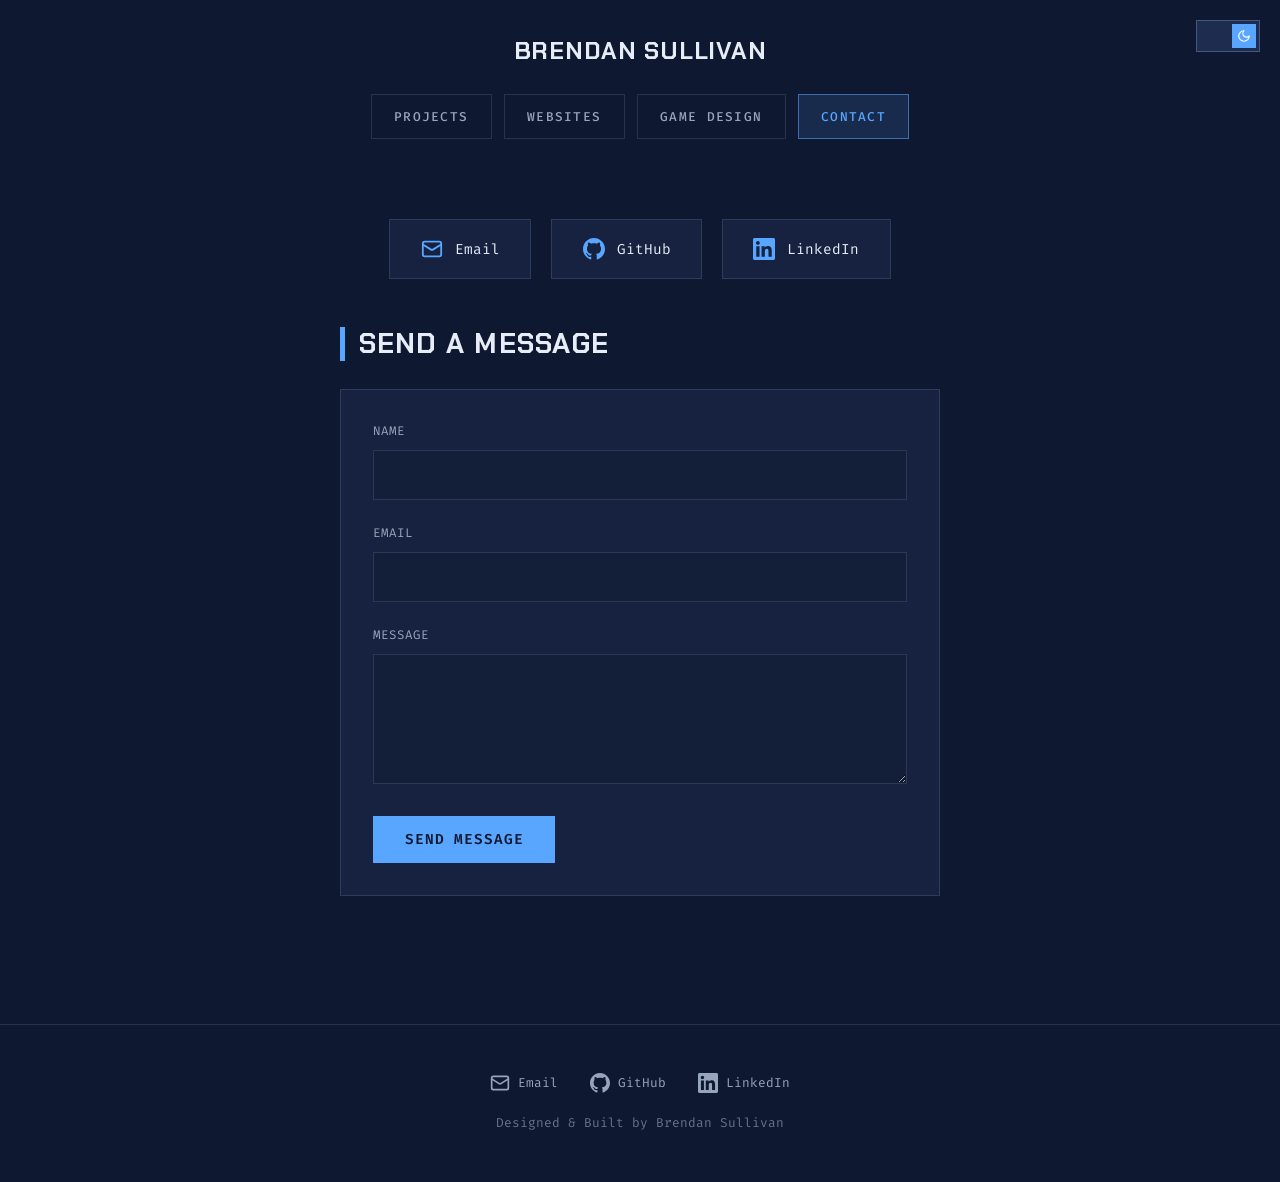
<file: contact.html>
<!DOCTYPE html>
<html lang="en">
<head>
    <meta charset="UTF-8">
    <meta name="viewport" content="width=device-width, initial-scale=1.0">
    <title>Contact | Brendan Sullivan</title>
    <link rel="stylesheet" href="styles.css">
    <script src="theme.js"></script>
</head>
<body>
    <button class="theme-toggle" id="themeToggle" role="switch" aria-label="Toggle dark mode" title="Toggle dark mode">
        <span class="toggle-knob">
            <svg class="icon-sun" width="14" height="14" viewBox="0 0 24 24" fill="none" stroke="currentColor" stroke-width="2" stroke-linecap="round" stroke-linejoin="round"><circle cx="12" cy="12" r="4"/><path d="M12 2v2"/><path d="M12 20v2"/><path d="m4.93 4.93 1.41 1.41"/><path d="m17.66 17.66 1.41 1.41"/><path d="M2 12h2"/><path d="M20 12h2"/><path d="m6.34 17.66-1.41 1.41"/><path d="m19.07 4.93-1.41 1.41"/></svg>
            <svg class="icon-moon" width="14" height="14" viewBox="0 0 24 24" fill="none" stroke="currentColor" stroke-width="2" stroke-linecap="round" stroke-linejoin="round"><path d="M12 3a6 6 0 0 0 9 9 9 9 0 1 1-9-9z"/></svg>
        </span>
    </button>

    <header class="header-top">
        <a href="/" class="name-link">Brendan Sullivan</a>
        <nav class="tabs">
            <a href="projects" class="tab">Projects</a>
            <a href="websites" class="tab">Websites</a>
            <a href="gamedesign" class="tab">Game Design</a>
            <a href="contact" class="tab active">Contact</a>
        </nav>
    </header>

    <main class="page-content">
        <div class="container">
            <!-- Social Links at Top -->
            <section class="social-section">
                <div class="contact-links">
                    <a href="mailto:bmsullivan4@wisc.edu" class="contact-link">
                        <svg class="contact-icon-svg" xmlns="http://www.w3.org/2000/svg" width="24" height="24" viewBox="0 0 24 24" fill="none" stroke="currentColor" stroke-width="2" stroke-linecap="round" stroke-linejoin="round"><rect width="20" height="16" x="2" y="4" rx="2"/><path d="m22 7-8.97 5.7a1.94 1.94 0 0 1-2.06 0L2 7"/></svg>
                        Email
                    </a>
                    <a href="https://github.com/Finn383" class="contact-link" target="_blank">
                        <svg class="contact-icon-svg" xmlns="http://www.w3.org/2000/svg" width="24" height="24" viewBox="0 0 24 24" fill="currentColor"><path d="M12 0c-6.626 0-12 5.373-12 12 0 5.302 3.438 9.8 8.207 11.387.599.111.793-.261.793-.577v-2.234c-3.338.726-4.033-1.416-4.033-1.416-.546-1.387-1.333-1.756-1.333-1.756-1.089-.745.083-.729.083-.729 1.205.084 1.839 1.237 1.839 1.237 1.07 1.834 2.807 1.304 3.492.997.107-.775.418-1.305.762-1.604-2.665-.305-5.467-1.334-5.467-5.931 0-1.311.469-2.381 1.236-3.221-.124-.303-.535-1.524.117-3.176 0 0 1.008-.322 3.301 1.23.957-.266 1.983-.399 3.003-.404 1.02.005 2.047.138 3.006.404 2.291-1.552 3.297-1.23 3.297-1.23.653 1.653.242 2.874.118 3.176.77.84 1.235 1.911 1.235 3.221 0 4.609-2.807 5.624-5.479 5.921.43.372.823 1.102.823 2.222v3.293c0 .319.192.694.801.576 4.765-1.589 8.199-6.086 8.199-11.386 0-6.627-5.373-12-12-12z"/></svg>
                        GitHub
                    </a>
                    <a href="https://www.linkedin.com/in/brendan-sullivan-b68b672b8/" class="contact-link" target="_blank">
                        <svg class="contact-icon-svg" xmlns="http://www.w3.org/2000/svg" width="24" height="24" viewBox="0 0 24 24" fill="currentColor"><path d="M20.447 20.452h-3.554v-5.569c0-1.328-.027-3.037-1.852-3.037-1.853 0-2.136 1.445-2.136 2.939v5.667H9.351V9h3.414v1.561h.046c.477-.9 1.637-1.85 3.37-1.85 3.601 0 4.267 2.37 4.267 5.455v6.286zM5.337 7.433c-1.144 0-2.063-.926-2.063-2.065 0-1.138.92-2.063 2.063-2.063 1.14 0 2.064.925 2.064 2.063 0 1.139-.925 2.065-2.064 2.065zm1.782 13.019H3.555V9h3.564v11.452zM22.225 0H1.771C.792 0 0 .774 0 1.729v20.542C0 23.227.792 24 1.771 24h20.451C23.2 24 24 23.227 24 22.271V1.729C24 .774 23.2 0 22.222 0h.003z"/></svg>
                        LinkedIn
                    </a>
                </div>
            </section>

            <!-- Contact Form -->
            <section class="contact-section">
                <h2>Send a Message</h2>
                <form class="contact-form" action="https://formspree.io/f/mdalwoyl" method="POST">
                    <div class="form-group">
                        <label for="name">Name</label>
                        <input type="text" id="name" name="name" required>
                    </div>
                    <div class="form-group">
                        <label for="email">Email</label>
                        <input type="email" id="email" name="email" required>
                    </div>
                    <div class="form-group">
                        <label for="message">Message</label>
                        <textarea id="message" name="message" rows="5" required></textarea>
                    </div>
                    <button type="submit" class="submit-btn">Send Message</button>
                </form>
            </section>
        </div>
    </main>

    <script>
        // Handle contact form submission
        const contactForm = document.querySelector('.contact-form');
        contactForm.addEventListener('submit', async function(e) {
            e.preventDefault();
            const form = e.target;
            const submitBtn = form.querySelector('.submit-btn');
            const originalText = submitBtn.textContent;

            submitBtn.textContent = 'Sending...';
            submitBtn.disabled = true;

            try {
                const response = await fetch(form.action, {
                    method: 'POST',
                    body: new FormData(form),
                    headers: { 'Accept': 'application/json' }
                });

                if (response.ok) {
                    form.reset();
                    submitBtn.textContent = 'Message Sent!';
                    setTimeout(() => {
                        submitBtn.textContent = originalText;
                        submitBtn.disabled = false;
                    }, 3000);
                } else {
                    throw new Error('Failed to send');
                }
            } catch (error) {
                submitBtn.textContent = 'Error - Try Again';
                submitBtn.disabled = false;
                setTimeout(() => {
                    submitBtn.textContent = originalText;
                }, 3000);
            }
        });
    </script>

    <!-- Footer -->
    <footer class="footer">
        <div class="footer-links">
            <a href="mailto:bmsullivan4@wisc.edu">
                <svg width="20" height="20" viewBox="0 0 24 24" fill="none" stroke="currentColor" stroke-width="2" stroke-linecap="round" stroke-linejoin="round"><rect width="20" height="16" x="2" y="4" rx="2"/><path d="m22 7-8.97 5.7a1.94 1.94 0 0 1-2.06 0L2 7"/></svg>
                Email
            </a>
            <a href="https://github.com/Finn383" target="_blank">
                <svg width="20" height="20" viewBox="0 0 24 24" fill="currentColor"><path d="M12 0c-6.626 0-12 5.373-12 12 0 5.302 3.438 9.8 8.207 11.387.599.111.793-.261.793-.577v-2.234c-3.338.726-4.033-1.416-4.033-1.416-.546-1.387-1.333-1.756-1.333-1.756-1.089-.745.083-.729.083-.729 1.205.084 1.839 1.237 1.839 1.237 1.07 1.834 2.807 1.304 3.492.997.107-.775.418-1.305.762-1.604-2.665-.305-5.467-1.334-5.467-5.931 0-1.311.469-2.381 1.236-3.221-.124-.303-.535-1.524.117-3.176 0 0 1.008-.322 3.301 1.23.957-.266 1.983-.399 3.003-.404 1.02.005 2.047.138 3.006.404 2.291-1.552 3.297-1.23 3.297-1.23.653 1.653.242 2.874.118 3.176.77.84 1.235 1.911 1.235 3.221 0 4.609-2.807 5.624-5.479 5.921.43.372.823 1.102.823 2.222v3.293c0 .319.192.694.801.576 4.765-1.589 8.199-6.086 8.199-11.386 0-6.627-5.373-12-12-12z"/></svg>
                GitHub
            </a>
            <a href="https://www.linkedin.com/in/brendan-sullivan-b68b672b8/" target="_blank">
                <svg width="20" height="20" viewBox="0 0 24 24" fill="currentColor"><path d="M20.447 20.452h-3.554v-5.569c0-1.328-.027-3.037-1.852-3.037-1.853 0-2.136 1.445-2.136 2.939v5.667H9.351V9h3.414v1.561h.046c.477-.9 1.637-1.85 3.37-1.85 3.601 0 4.267 2.37 4.267 5.455v6.286zM5.337 7.433c-1.144 0-2.063-.926-2.063-2.065 0-1.138.92-2.063 2.063-2.063 1.14 0 2.064.925 2.064 2.063 0 1.139-.925 2.065-2.064 2.065zm1.782 13.019H3.555V9h3.564v11.452zM22.225 0H1.771C.792 0 0 .774 0 1.729v20.542C0 23.227.792 24 1.771 24h20.451C23.2 24 24 23.227 24 22.271V1.729C24 .774 23.2 0 22.222 0h.003z"/></svg>
                LinkedIn
            </a>
        </div>
        <p>Designed & Built by Brendan Sullivan</p>
    </footer>
</body>
</html>
</file>
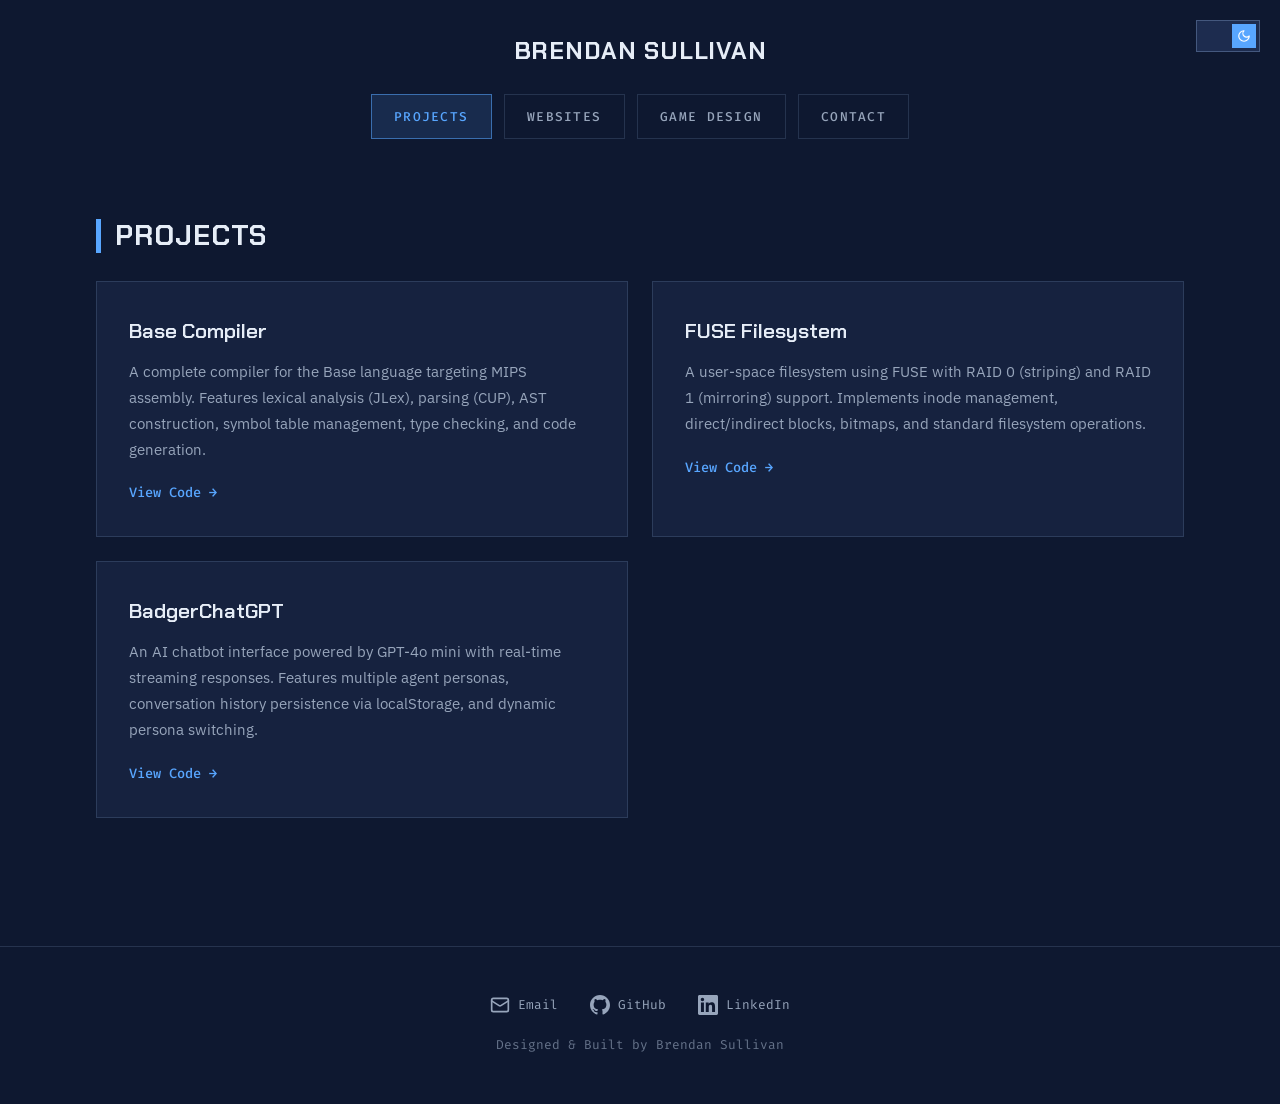
<file: projects.html>
<!DOCTYPE html>
<html lang="en">
<head>
    <meta charset="UTF-8">
    <meta name="viewport" content="width=device-width, initial-scale=1.0">
    <title>Projects | Brendan Sullivan</title>
    <link rel="stylesheet" href="styles.css">
    <script src="theme.js"></script>
</head>
<body>
    <button class="theme-toggle" id="themeToggle" role="switch" aria-label="Toggle dark mode" title="Toggle dark mode">
        <span class="toggle-knob">
            <svg class="icon-sun" width="14" height="14" viewBox="0 0 24 24" fill="none" stroke="currentColor" stroke-width="2" stroke-linecap="round" stroke-linejoin="round"><circle cx="12" cy="12" r="4"/><path d="M12 2v2"/><path d="M12 20v2"/><path d="m4.93 4.93 1.41 1.41"/><path d="m17.66 17.66 1.41 1.41"/><path d="M2 12h2"/><path d="M20 12h2"/><path d="m6.34 17.66-1.41 1.41"/><path d="m19.07 4.93-1.41 1.41"/></svg>
            <svg class="icon-moon" width="14" height="14" viewBox="0 0 24 24" fill="none" stroke="currentColor" stroke-width="2" stroke-linecap="round" stroke-linejoin="round"><path d="M12 3a6 6 0 0 0 9 9 9 9 0 1 1-9-9z"/></svg>
        </span>
    </button>

    <header class="header-top">
        <a href="/" class="name-link">Brendan Sullivan</a>
        <nav class="tabs">
            <a href="projects" class="tab active">Projects</a>
            <a href="websites" class="tab">Websites</a>
            <a href="gamedesign" class="tab">Game Design</a>
            <a href="contact" class="tab">Contact</a>
        </nav>
    </header>

    <main class="page-content">
        <div class="container">
            <h2 class="section-title">Projects</h2>

            <div class="projects-grid">
                <div class="project-card animate-on-scroll glow-border">
                    <h3>Base Compiler</h3>
                    <p>A complete compiler for the Base language targeting MIPS assembly. Features lexical analysis (JLex), parsing (CUP), AST construction, symbol table management, type checking, and code generation.</p>
                    <div class="project-links">
                        <a href="https://github.com/Finn383/Base-Compiler" class="project-link" target="_blank">View Code</a>
                    </div>
                </div>

                <div class="project-card animate-on-scroll glow-border">
                    <h3>FUSE Filesystem</h3>
                    <p>A user-space filesystem using FUSE with RAID 0 (striping) and RAID 1 (mirroring) support. Implements inode management, direct/indirect blocks, bitmaps, and standard filesystem operations.</p>
                    <div class="project-links">
                        <a href="https://github.com/Finn383/FUSE-Filesystem" class="project-link" target="_blank">View Code</a>
                    </div>
                </div>

                <div class="project-card animate-on-scroll glow-border">
                    <h3>BadgerChatGPT</h3>
                    <p>An AI chatbot interface powered by GPT-4o mini with real-time streaming responses. Features multiple agent personas, conversation history persistence via localStorage, and dynamic persona switching.</p>
                    <div class="project-links">
                        <a href="https://github.com/CS571-S25/hw11-Finn383" class="project-link" target="_blank">View Code</a>
                    </div>
                </div>
            </div>
        </div>
    </main>

    <script>
        // Intersection Observer for scroll animations
        const observer = new IntersectionObserver((entries) => {
            entries.forEach(entry => {
                if (entry.isIntersecting) {
                    entry.target.classList.add('visible');
                }
            });
        }, { threshold: 0.1 });

        document.querySelectorAll('.animate-on-scroll').forEach(el => observer.observe(el));
    </script>

    <!-- Footer -->
    <footer class="footer">
        <div class="footer-links">
            <a href="mailto:bmsullivan4@wisc.edu">
                <svg width="20" height="20" viewBox="0 0 24 24" fill="none" stroke="currentColor" stroke-width="2" stroke-linecap="round" stroke-linejoin="round"><rect width="20" height="16" x="2" y="4" rx="2"/><path d="m22 7-8.97 5.7a1.94 1.94 0 0 1-2.06 0L2 7"/></svg>
                Email
            </a>
            <a href="https://github.com/Finn383" target="_blank">
                <svg width="20" height="20" viewBox="0 0 24 24" fill="currentColor"><path d="M12 0c-6.626 0-12 5.373-12 12 0 5.302 3.438 9.8 8.207 11.387.599.111.793-.261.793-.577v-2.234c-3.338.726-4.033-1.416-4.033-1.416-.546-1.387-1.333-1.756-1.333-1.756-1.089-.745.083-.729.083-.729 1.205.084 1.839 1.237 1.839 1.237 1.07 1.834 2.807 1.304 3.492.997.107-.775.418-1.305.762-1.604-2.665-.305-5.467-1.334-5.467-5.931 0-1.311.469-2.381 1.236-3.221-.124-.303-.535-1.524.117-3.176 0 0 1.008-.322 3.301 1.23.957-.266 1.983-.399 3.003-.404 1.02.005 2.047.138 3.006.404 2.291-1.552 3.297-1.23 3.297-1.23.653 1.653.242 2.874.118 3.176.77.84 1.235 1.911 1.235 3.221 0 4.609-2.807 5.624-5.479 5.921.43.372.823 1.102.823 2.222v3.293c0 .319.192.694.801.576 4.765-1.589 8.199-6.086 8.199-11.386 0-6.627-5.373-12-12-12z"/></svg>
                GitHub
            </a>
            <a href="https://www.linkedin.com/in/brendan-sullivan-b68b672b8/" target="_blank">
                <svg width="20" height="20" viewBox="0 0 24 24" fill="currentColor"><path d="M20.447 20.452h-3.554v-5.569c0-1.328-.027-3.037-1.852-3.037-1.853 0-2.136 1.445-2.136 2.939v5.667H9.351V9h3.414v1.561h.046c.477-.9 1.637-1.85 3.37-1.85 3.601 0 4.267 2.37 4.267 5.455v6.286zM5.337 7.433c-1.144 0-2.063-.926-2.063-2.065 0-1.138.92-2.063 2.063-2.063 1.14 0 2.064.925 2.064 2.063 0 1.139-.925 2.065-2.064 2.065zm1.782 13.019H3.555V9h3.564v11.452zM22.225 0H1.771C.792 0 0 .774 0 1.729v20.542C0 23.227.792 24 1.771 24h20.451C23.2 24 24 23.227 24 22.271V1.729C24 .774 23.2 0 22.222 0h.003z"/></svg>
                LinkedIn
            </a>
        </div>
        <p>Designed & Built by Brendan Sullivan</p>
    </footer>
</body>
</html>
</file>
<file: styles.css>
@import url('https://fonts.googleapis.com/css2?family=Chakra+Petch:wght@500;600;700&family=IBM+Plex+Sans:wght@400;500;600&family=Fira+Code:wght@400;500&display=swap');

/* ========================================
   CSS RESET & VARIABLES
   ======================================== */
*, *::before, *::after {
    margin: 0;
    padding: 0;
    box-sizing: border-box;
}

:root {
    /* Colors */
    --accent: #1273E6;
    --accent-bright: #3D8BEA;
    --accent-dim: rgba(18, 115, 230, 0.1);
    --success: #1A7F4E;

    --text: #17233A;
    --text-secondary: #4A5872;
    --text-muted: #7C8AA0;

    --bg: #FFFFFF;
    --bg-secondary: #F4F7FB;
    --bg-card: #FAFBFD;
    --bg-elevated: #EEF2F8;

    --border: rgba(23, 35, 58, 0.12);
    --border-strong: rgba(23, 35, 58, 0.24);
    --border-accent: rgba(18, 115, 230, 0.5);

    /* Shadows */
    --shadow-md: 0 4px 12px rgba(23, 35, 58, 0.08);
    --shadow-lg: 0 12px 32px rgba(23, 35, 58, 0.12);
    --glow-accent: 0 0 0 1px var(--border-accent), 0 8px 32px rgba(18, 115, 230, 0.08);

    /* Type */
    --font-display: 'Chakra Petch', sans-serif;
    --font-body: 'IBM Plex Sans', -apple-system, sans-serif;
    --font-mono: 'Fira Code', monospace;

    /* Animation */
    --ease-out: cubic-bezier(0.16, 1, 0.3, 1);

    /* Spacing */
    --container-max: 1400px;
    --radius-sm: 0;
    --radius-md: 0;
    --radius-lg: 0;
    --radius-xl: 0;
}

/* ========================================
   DARK MODE
   ======================================== */
html.dark {
    --accent: #58A6FF;
    --accent-bright: #79BBFF;
    --accent-dim: rgba(88, 166, 255, 0.14);
    --success: #4ADE80;

    --text: #E6EDF7;
    --text-secondary: #97A5BB;
    --text-muted: #66738A;

    --bg: #0E1830;
    --bg-secondary: #131E38;
    --bg-card: #16223F;
    --bg-elevated: #1D2C4F;

    --border: rgba(160, 190, 235, 0.16);
    --border-strong: rgba(160, 190, 235, 0.3);
    --border-accent: rgba(88, 166, 255, 0.55);

    --shadow-md: 0 4px 12px rgba(2, 6, 16, 0.4);
    --shadow-lg: 0 12px 32px rgba(2, 6, 16, 0.5);
}

html.dark .img-arrow {
    background: rgba(13, 20, 38, 0.85);
}

/* ========================================
   THEME TOGGLE
   ======================================== */
.theme-toggle {
    position: fixed;
    top: 1.25rem;
    right: 1.25rem;
    z-index: 1000;
    width: 64px;
    height: 32px;
    background: var(--bg-elevated);
    border: 1px solid var(--border-strong);
    cursor: pointer;
    padding: 0;
    transition: border-color 0.2s var(--ease-out);
}

.theme-toggle:hover {
    border-color: var(--border-accent);
}

.toggle-knob {
    position: absolute;
    top: 3px;
    left: 3px;
    width: 24px;
    height: 24px;
    background: var(--accent);
    color: #FFFFFF;
    display: flex;
    align-items: center;
    justify-content: center;
    transition: transform 0.25s var(--ease-out);
}

html.dark .toggle-knob {
    transform: translateX(32px);
}

.theme-toggle .icon-moon { display: none; }
html.dark .theme-toggle .icon-moon { display: block; }
html.dark .theme-toggle .icon-sun { display: none; }

/* ========================================
   BASE STYLES
   ======================================== */
html {
    scroll-behavior: smooth;
}

body {
    font-family: var(--font-body);
    line-height: 1.6;
    color: var(--text);
    background: var(--bg);
    min-height: 100vh;
    overflow-x: hidden;
    -webkit-font-smoothing: antialiased;
    -moz-osx-font-smoothing: grayscale;
}

::selection {
    background: var(--accent);
    color: #FFFFFF;
}

:focus-visible {
    outline: 2px solid var(--accent);
    outline-offset: 2px;
}

h1, h2, h3, h4 {
    font-family: var(--font-display);
}

/* ========================================
   CONTAINER
   ======================================== */
.container {
    max-width: var(--container-max);
    margin: 0 auto;
    padding: 2rem;
}

/* ========================================
   HOME PAGE - HERO
   ======================================== */
.header {
    text-align: center;
    min-height: 100vh;
    display: flex;
    flex-direction: column;
    justify-content: center;
    align-items: center;
    position: relative;
    padding: 2rem;
}

.header-compact {
    min-height: auto;
    padding: 5rem 2rem 3rem;
}

.name {
    font-family: var(--font-display);
    font-size: clamp(2.75rem, 7.5vw, 4.75rem);
    font-weight: 700;
    text-transform: uppercase;
    letter-spacing: 0.02em;
    line-height: 1.05;
    margin-bottom: 1.25rem;
    animation: fadeInUp 0.6s var(--ease-out) 0.1s both;
}

.name-gradient {
    color: var(--text);
    /* amber underline slab instead of gradient text */
    box-shadow: inset 0 -0.18em 0 var(--accent-dim);
}

.subtitle {
    font-family: var(--font-mono);
    font-size: clamp(0.95rem, 2vw, 1.1rem);
    color: var(--text-secondary);
    margin-bottom: 3rem;
    animation: fadeInUp 0.6s var(--ease-out) 0.2s both;
    min-height: 1.7em;
}

.subtitle::before {
    content: '> ';
    color: var(--accent);
}

@keyframes fadeInUp {
    from {
        opacity: 0;
        transform: translateY(24px);
    }
    to {
        opacity: 1;
        transform: translateY(0);
    }
}

/* ========================================
   NAVIGATION TABS
   ======================================== */
.tabs {
    display: flex;
    justify-content: center;
    gap: 0.75rem;
    flex-wrap: wrap;
    animation: fadeInUp 0.6s var(--ease-out) 0.3s both;
}

.tab {
    position: relative;
    padding: 0.7rem 1.4rem;
    background: transparent;
    color: var(--text-secondary);
    font-family: var(--font-mono);
    font-size: 0.8rem;
    font-weight: 500;
    text-transform: uppercase;
    letter-spacing: 0.1em;
    border-radius: var(--radius-sm);
    cursor: pointer;
    text-decoration: none;
    transition: color 0.2s var(--ease-out), border-color 0.2s var(--ease-out), background 0.2s var(--ease-out);
    border: 1px solid var(--border);
}

.tab:hover {
    color: var(--text);
    border-color: var(--border-strong);
    background: var(--bg-card);
}

.tab.active {
    color: var(--accent);
    border-color: var(--border-accent);
    background: var(--accent-dim);
}

/* ========================================
   SUB-PAGE HEADER
   ======================================== */
.header-top {
    text-align: center;
    padding: 2rem 1rem 1rem;
    position: relative;
}

.name-link {
    font-family: var(--font-display);
    font-size: 1.5rem;
    font-weight: 700;
    text-transform: uppercase;
    letter-spacing: 0.03em;
    color: var(--text);
    text-decoration: none;
    display: inline-block;
    margin-bottom: 1.5rem;
    transition: color 0.2s var(--ease-out);
}

.name-link:hover {
    color: var(--accent);
}

/* ========================================
   PAGE CONTENT
   ======================================== */
.page-content {
    padding: 2rem 5%;
    animation: fadeIn 0.5s var(--ease-out);
}

@keyframes fadeIn {
    from { opacity: 0; }
    to { opacity: 1; }
}

/* ========================================
   SECTION HEADERS
   ======================================== */
.section-title,
.roblox-section > .section-title,
.games-grid-section > .section-title,
.about-section h2,
.contact-section h2,
.document-section h2 {
    font-family: var(--font-display);
    font-size: 1.75rem;
    font-weight: 700;
    text-transform: uppercase;
    letter-spacing: 0.04em;
    color: var(--text);
    display: block;
    width: fit-content;
    margin-bottom: 1.75rem;
    border-left: 5px solid var(--accent);
    padding-left: 0.85rem;
    line-height: 1.2;
}

/* ========================================
   PROJECTS GRID
   ======================================== */
.projects-grid {
    display: grid;
    grid-template-columns: repeat(auto-fit, minmax(350px, 1fr));
    gap: 1.5rem;
}

/* ========================================
   PROJECT CARD
   ======================================== */
.project-card {
    position: relative;
    background: var(--bg-card);
    border-radius: var(--radius-lg);
    padding: 2rem;
    border: 1px solid var(--border);
    transition: transform 0.3s var(--ease-out), border-color 0.3s var(--ease-out), box-shadow 0.3s var(--ease-out);
    overflow: hidden;
}

/* loading-bar sweep across the top on hover */
.project-card::before {
    content: '';
    position: absolute;
    top: 0;
    left: 0;
    right: 0;
    height: 2px;
    background: var(--accent);
    transform: scaleX(0);
    transform-origin: left;
    transition: transform 0.35s var(--ease-out);
}

.project-card:hover {
    transform: translateY(-4px);
    border-color: var(--border-accent);
    box-shadow: var(--shadow-lg);
}

.project-card:hover::before {
    transform: scaleX(1);
}

.project-card h3 {
    font-size: 1.3rem;
    font-weight: 600;
    margin-bottom: 0.75rem;
    color: var(--text);
}

.project-card p {
    color: var(--text-secondary);
    margin-bottom: 1.25rem;
    font-size: 0.95rem;
    line-height: 1.7;
}

.project-links {
    display: flex;
    gap: 1rem;
}

.project-link {
    display: inline-flex;
    align-items: center;
    gap: 0.5rem;
    color: var(--accent);
    text-decoration: none;
    font-family: var(--font-mono);
    font-weight: 500;
    font-size: 0.85rem;
    transition: color 0.2s var(--ease-out), gap 0.2s var(--ease-out);
}

.project-link:hover {
    color: var(--accent-bright);
    gap: 0.75rem;
}

.project-link::after {
    content: '→';
    transition: transform 0.2s var(--ease-out);
}

.project-link:hover::after {
    transform: translateX(4px);
}

/* ========================================
   GAME CARDS
   ======================================== */
.roblox-section,
.games-grid-section {
    margin-bottom: 4rem;
}

.game-cards {
    display: grid;
    grid-template-columns: repeat(3, 1fr);
    gap: 1.5rem;
}

.game-card {
    position: relative;
    background: var(--bg-card);
    border-radius: var(--radius-lg);
    overflow: hidden;
    border: 1px solid var(--border);
    transition: transform 0.3s var(--ease-out), border-color 0.3s var(--ease-out), box-shadow 0.3s var(--ease-out);
}

.game-card::before {
    content: '';
    position: absolute;
    top: 0;
    left: 0;
    right: 0;
    height: 2px;
    background: var(--accent);
    transform: scaleX(0);
    transform-origin: left;
    transition: transform 0.35s var(--ease-out);
    z-index: 5;
}

.game-card:hover {
    transform: translateY(-4px);
    border-color: var(--border-accent);
    box-shadow: var(--shadow-lg);
}

.game-card:hover::before {
    transform: scaleX(1);
}

.game-card-image {
    aspect-ratio: 16 / 9;
    overflow: hidden;
    position: relative;
    border-bottom: 1px solid var(--border);
}

.game-card-image.blurfit,
.game-card-image.blurfit .image-carousel {
    overflow: hidden;
}

.game-card-image.placeholder {
    display: flex;
    align-items: center;
    justify-content: center;
    background: linear-gradient(135deg, var(--accent-dim), var(--surface));
    color: var(--accent);
    gap: 0.6rem;
    font-family: var(--font-mono);
    font-size: 0.9rem;
    text-transform: uppercase;
    letter-spacing: 0.08em;
}

.game-card-image.blurfit .blur-bg {
    position: absolute;
    top: -10px;
    left: -10px;
    right: -10px;
    bottom: -10px;
    background-size: cover;
    background-position: center;
    filter: blur(20px);
    opacity: 0.5;
    z-index: 0;
}

.game-card-image.blurfit .carousel-img {
    object-fit: contain;
    z-index: 1;
}

.game-card-image .single-img {
    width: 100%;
    height: 100%;
    object-fit: cover;
    transition: transform 0.4s var(--ease-out);
    cursor: zoom-in;
}

.game-card:hover .single-img {
    transform: scale(1.03);
}

.image-carousel {
    width: 100%;
    height: 100%;
    position: relative;
    display: flex;
    align-items: center;
    justify-content: center;
    background: var(--bg-secondary);
    cursor: zoom-in;
}

.carousel-img {
    width: 100%;
    height: 100%;
    object-fit: cover;
    position: absolute;
    top: 0;
    left: 0;
    opacity: 0;
    transition: opacity 0.4s var(--ease-out), transform 0.4s var(--ease-out);
}

.carousel-img.active {
    opacity: 1;
}

.game-card:hover .carousel-img.active {
    transform: scale(1.03);
}

.img-arrow {
    position: absolute;
    top: 50%;
    transform: translateY(-50%);
    background: rgba(255, 255, 255, 0.92);
    color: var(--text);
    border: 1px solid var(--border-strong);
    width: 36px;
    height: 36px;
    border-radius: var(--radius-sm);
    cursor: pointer;
    font-size: 0.9rem;
    display: flex;
    align-items: center;
    justify-content: center;
    opacity: 0;
    transition: opacity 0.25s var(--ease-out), background 0.2s, border-color 0.2s;
    z-index: 10;
}

.game-card:hover .img-arrow {
    opacity: 1;
}

.img-arrow:hover {
    background: var(--bg-elevated);
    border-color: var(--border-accent);
    color: var(--accent);
}

.img-arrow.prev { left: 12px; }
.img-arrow.next { right: 12px; }

/* Roblox card slider */
.roblox-slider-wrap {
    position: relative;
}

.game-cards-track {
    overflow: hidden;
}

#robloxTrack {
    display: flex;
    gap: 1.5rem;
    transition: transform 0.45s cubic-bezier(0.4, 0, 0.2, 1);
    width: 100%;
}

#robloxTrack > .game-card {
    flex: 0 0 calc((100% - 3rem) / 3);
    min-width: 0;
}

.cards-arrow {
    position: absolute;
    top: 30%;
    transform: translateY(-50%);
    background: var(--bg-card);
    border: 1px solid var(--border-strong);
    color: var(--text);
    width: 44px;
    height: 44px;
    border-radius: var(--radius-sm);
    cursor: pointer;
    display: flex;
    align-items: center;
    justify-content: center;
    z-index: 20;
    transition: background 0.2s, border-color 0.2s, color 0.2s;
    box-shadow: var(--shadow-md);
    font-size: 1rem;
}

.cards-arrow:hover {
    border-color: var(--border-accent);
    color: var(--accent);
    background: var(--bg-elevated);
}

.cards-prev { left: -52px; }
.cards-next { right: -52px; }

/* Lightbox */
.lightbox-overlay {
    display: none;
    position: fixed;
    inset: 0;
    background: rgba(5, 6, 8, 0.94);
    z-index: 9999;
    align-items: center;
    justify-content: center;
    cursor: pointer;
}

.lightbox-overlay.active {
    display: flex;
    animation: fadeIn 0.2s ease;
}

.lightbox-img {
    width: min(90vw, 1400px);
    height: calc(min(90vw, 1400px) * 9 / 16);
    max-height: 85vh;
    object-fit: contain;
    border-radius: var(--radius-md);
    cursor: default;
}

.lightbox-close {
    position: absolute;
    top: 20px;
    right: 24px;
    background: var(--bg-card);
    border: 1px solid var(--border-strong);
    color: var(--text);
    font-size: 1.2rem;
    width: 40px;
    height: 40px;
    border-radius: var(--radius-sm);
    cursor: pointer;
    display: flex;
    align-items: center;
    justify-content: center;
    transition: border-color 0.2s, color 0.2s;
    z-index: 10000;
}

.lightbox-close:hover {
    border-color: var(--border-accent);
    color: var(--accent);
}

.lightbox-arrow {
    position: absolute;
    top: 50%;
    transform: translateY(-50%);
    background: var(--bg-card);
    border: 1px solid var(--border-strong);
    color: var(--text);
    font-size: 1.3rem;
    width: 48px;
    height: 48px;
    border-radius: var(--radius-sm);
    cursor: pointer;
    display: flex;
    align-items: center;
    justify-content: center;
    transition: border-color 0.2s, color 0.2s;
    z-index: 10000;
}

.lightbox-arrow:hover {
    border-color: var(--border-accent);
    color: var(--accent);
}

.lightbox-prev { left: 24px; }
.lightbox-next { right: 24px; }

.game-card-content {
    padding: 1.5rem;
}

.game-card-content h3 {
    font-size: 1.2rem;
    margin-bottom: 0.5rem;
    color: var(--text);
    font-weight: 600;
}

.game-year {
    font-family: var(--font-mono);
    font-size: 0.72rem;
    font-weight: 400;
    color: var(--text-muted);
    border: 1px solid var(--border);
    background: var(--bg-elevated);
    padding: 0.15rem 0.45rem;
    margin-left: 0.35rem;
    vertical-align: middle;
}

.game-card-content p {
    color: var(--text-secondary);
    font-size: 0.9rem;
    margin-bottom: 1rem;
    line-height: 1.6;
}

.game-roles {
    list-style: none;
    padding: 0;
    margin: 0.75rem 0 1rem;
    display: flex;
    flex-direction: column;
    gap: 0.4rem;
}

.game-roles li {
    font-size: 0.85rem;
    color: var(--text-secondary);
    padding-left: 1rem;
    position: relative;
    line-height: 1.5;
}

.game-roles li::before {
    content: '▸';
    position: absolute;
    left: 0;
    color: var(--accent);
}

.game-stats {
    display: flex;
    flex-wrap: wrap;
    align-items: center;
    gap: 0.5rem;
    color: var(--text-muted);
    font-family: var(--font-mono);
    font-size: 0.78rem;
    margin-bottom: 1rem;
}

.game-stats svg {
    color: var(--accent);
    flex-shrink: 0;
}

.game-stats span {
    display: inline-flex;
    align-items: center;
    gap: 0.45rem;
}

/* ========================================
   BUTTONS
   ======================================== */
.play-btn {
    display: inline-flex;
    align-items: center;
    gap: 0.5rem;
    background: var(--accent);
    color: var(--bg);
    padding: 0.8rem 1.6rem;
    border-radius: var(--radius-sm);
    text-decoration: none;
    font-family: var(--font-mono);
    font-weight: 600;
    font-size: 0.85rem;
    text-transform: uppercase;
    letter-spacing: 0.06em;
    transition: background 0.2s var(--ease-out), transform 0.2s var(--ease-out);
    border: none;
    cursor: pointer;
}

.play-btn:hover {
    background: var(--accent-bright);
    transform: translateY(-2px);
}

.play-btn.small {
    padding: 0.55rem 1.15rem;
    font-size: 0.78rem;
}

.dev-btn {
    display: inline-flex;
    align-items: center;
    gap: 0.5rem;
    background: transparent;
    color: var(--accent);
    padding: 0.8rem 1.6rem;
    border-radius: var(--radius-sm);
    border: 1px solid var(--border-accent);
    text-decoration: none;
    font-family: var(--font-mono);
    font-weight: 600;
    font-size: 0.85rem;
    text-transform: uppercase;
    letter-spacing: 0.06em;
    transition: background 0.2s var(--ease-out), transform 0.2s var(--ease-out);
}

.dev-btn:hover {
    background: var(--accent-dim);
    transform: translateY(-2px);
}

.dev-btn.small {
    padding: 0.55rem 1.15rem;
    font-size: 0.78rem;
}

/* ========================================
   WEBSITES PAGE
   ======================================== */
.websites-grid {
    display: grid;
    grid-template-columns: repeat(2, 1fr);
    gap: 2rem;
    max-width: 1200px;
    margin: 0 auto;
}

.website-card {
    position: relative;
    border-radius: var(--radius-lg);
    overflow: hidden;
    text-decoration: none;
    display: block;
    transition: transform 0.3s var(--ease-out), border-color 0.3s var(--ease-out), box-shadow 0.3s var(--ease-out);
    border: 1px solid var(--border);
}

.website-card:hover {
    transform: translateY(-4px);
    border-color: var(--border-accent);
    box-shadow: var(--shadow-lg);
}

.website-image {
    width: 100%;
    aspect-ratio: 16 / 10;
    overflow: hidden;
}

.website-image img {
    width: 100%;
    height: 100%;
    object-fit: cover;
    transition: transform 0.5s var(--ease-out);
}

.website-card:hover .website-image img {
    transform: scale(1.04);
}

.website-overlay {
    position: absolute;
    bottom: 0;
    left: 0;
    right: 0;
    padding: 1.5rem;
    background: linear-gradient(transparent, rgba(10, 16, 30, 0.9));
    color: #FFFFFF;
}

.website-overlay h3 {
    font-size: 1.15rem;
    margin-bottom: 0.25rem;
    font-weight: 600;
}

.website-overlay p {
    font-size: 0.88rem;
    color: rgba(255, 255, 255, 0.85);
    margin: 0;
}

/* ========================================
   CONTACT PAGE
   ======================================== */
.contact-links {
    display: flex;
    justify-content: center;
    gap: 1.25rem;
    flex-wrap: wrap;
    margin-bottom: 3rem;
}

.contact-link {
    display: flex;
    align-items: center;
    gap: 0.75rem;
    padding: 1.1rem 1.9rem;
    background: var(--bg-card);
    border: 1px solid var(--border);
    border-radius: var(--radius-md);
    text-decoration: none;
    color: var(--text);
    font-family: var(--font-mono);
    font-size: 0.9rem;
    transition: transform 0.2s var(--ease-out), border-color 0.2s var(--ease-out);
}

.contact-link:hover {
    transform: translateY(-3px);
    border-color: var(--border-accent);
    color: var(--accent);
}

.contact-icon-svg {
    width: 22px;
    height: 22px;
    color: var(--accent);
}

/* Documents Grid */
.documents-grid {
    display: grid;
    grid-template-columns: 1fr 1fr;
    gap: 2rem;
    margin-bottom: 3rem;
}

.pdf-viewer {
    background: var(--bg-card);
    border-radius: var(--radius-md);
    overflow: auto;
    margin-bottom: 1rem;
    height: 700px;
    padding: 10px;
    display: flex;
    justify-content: center;
    align-items: flex-start;
    border: 1px solid var(--border);
}

/* Canvas is rendered at 2x for sharpness; scale it back down to fit the box */
.pdf-viewer canvas {
    display: block;
    width: 100%;
    height: auto;
    max-width: 100%;
    border-radius: var(--radius-sm);
}

.doc-buttons {
    display: flex;
    gap: 0.75rem;
    align-items: center;
    justify-content: center;
}

.view-btn {
    display: inline-flex;
    align-items: center;
    gap: 0.5rem;
    padding: 0.7rem 1.5rem;
    background: var(--accent);
    color: var(--bg);
    text-decoration: none;
    border-radius: var(--radius-sm);
    font-family: var(--font-mono);
    font-weight: 600;
    font-size: 0.85rem;
    text-transform: uppercase;
    letter-spacing: 0.06em;
    transition: background 0.2s var(--ease-out), transform 0.2s var(--ease-out);
}

.view-btn:hover {
    background: var(--accent-bright);
    transform: translateY(-2px);
}

.download-icon-btn {
    display: flex;
    align-items: center;
    justify-content: center;
    width: 44px;
    height: 44px;
    background: var(--bg-card);
    color: var(--text);
    text-decoration: none;
    border-radius: var(--radius-sm);
    transition: border-color 0.2s var(--ease-out), color 0.2s var(--ease-out), transform 0.2s var(--ease-out);
    border: 1px solid var(--border);
}

.download-icon-btn:hover {
    border-color: var(--border-accent);
    color: var(--accent);
    transform: translateY(-2px);
}

/* About Section */
.about-section {
    margin-bottom: 3.5rem;
}

.contact-section {
    max-width: 600px;
    margin: 0 auto;
}

.about-content {
    background: var(--bg-card);
    padding: 2rem;
    border-radius: var(--radius-lg);
    border: 1px solid var(--border);
}

.profile-photo {
    width: 170px;
    height: 170px;
    border-radius: var(--radius-lg);
    object-fit: cover;
    display: block;
    margin: 0 auto 1.5rem;
    border: 1px solid var(--border-strong);
    outline: 1px solid var(--border-accent);
    outline-offset: 5px;
}

.about-content p {
    color: var(--text-secondary);
    margin-bottom: 1rem;
    line-height: 1.8;
}

/* Contact Form */
.contact-form {
    background: var(--bg-card);
    padding: 2rem;
    border-radius: var(--radius-lg);
    border: 1px solid var(--border);
    max-width: 600px;
}

.form-group {
    margin-bottom: 1.5rem;
}

.form-group label {
    display: block;
    margin-bottom: 0.5rem;
    font-family: var(--font-mono);
    font-size: 0.78rem;
    text-transform: uppercase;
    letter-spacing: 0.08em;
    color: var(--text-secondary);
}

.form-group input,
.form-group textarea {
    width: 100%;
    padding: 0.875rem 1rem;
    border: 1px solid var(--border);
    border-radius: var(--radius-sm);
    font-size: 1rem;
    font-family: var(--font-body);
    transition: border-color 0.2s var(--ease-out), box-shadow 0.2s var(--ease-out);
    background: var(--bg-secondary);
    color: var(--text);
}

.form-group input:focus,
.form-group textarea:focus {
    outline: none;
    border-color: var(--accent);
    box-shadow: 0 0 0 3px var(--accent-dim);
}

.submit-btn {
    padding: 0.875rem 2rem;
    background: var(--accent);
    color: var(--bg);
    border: none;
    border-radius: var(--radius-sm);
    font-family: var(--font-mono);
    font-size: 0.9rem;
    font-weight: 600;
    text-transform: uppercase;
    letter-spacing: 0.06em;
    cursor: pointer;
    transition: background 0.2s var(--ease-out), transform 0.2s var(--ease-out);
}

.submit-btn:hover {
    background: var(--accent-bright);
    transform: translateY(-2px);
}

.submit-btn:disabled {
    opacity: 0.5;
    cursor: default;
    transform: none;
}

/* ========================================
   PLATFORM CTA BANNERS
   ======================================== */
.platform-cta {
    position: relative;
    margin-top: 2.5rem;
    padding: 2rem;
    background: var(--bg-card);
    border: 1px solid var(--border);
    border-left: 3px solid var(--accent);
    border-radius: var(--radius-lg);
    overflow: hidden;
}

.platform-cta.itchio-cta {
    border-left-color: #FA5C5C;
}

.cta-glow {
    display: none;
}

.cta-content {
    position: relative;
    z-index: 1;
    display: flex;
    align-items: center;
    gap: 1.5rem;
}

.cta-icon {
    width: 60px;
    height: 60px;
    background: #17233A;
    border: 1px solid #17233A;
    border-radius: var(--radius-md);
    display: flex;
    align-items: center;
    justify-content: center;
    flex-shrink: 0;
}

.cta-icon img {
    width: 34px;
    height: 34px;
    filter: brightness(0) invert(1);
}

.itchio-cta .cta-icon img {
    filter: none;
}

.cta-text {
    flex: 1;
}

.cta-text h3 {
    color: var(--text);
    font-size: 1.2rem;
    font-weight: 600;
    margin-bottom: 0.25rem;
}

.cta-text p {
    color: var(--text-secondary);
    font-size: 0.9rem;
    margin: 0;
}

.cta-btn {
    display: inline-flex;
    align-items: center;
    gap: 0.5rem;
    background: var(--accent);
    color: var(--bg);
    padding: 0.8rem 1.5rem;
    border-radius: var(--radius-sm);
    text-decoration: none;
    font-family: var(--font-mono);
    font-weight: 600;
    font-size: 0.82rem;
    text-transform: uppercase;
    letter-spacing: 0.06em;
    transition: background 0.2s var(--ease-out), transform 0.2s var(--ease-out);
    white-space: nowrap;
}

.cta-btn:hover {
    background: var(--accent-bright);
    transform: translateY(-2px);
}

.cta-btn.itchio {
    background: #FA5C5C;
    color: #FFF;
}

.cta-btn.itchio:hover {
    background: #FF7373;
}

.cta-btn svg {
    transition: transform 0.25s var(--ease-out);
}

.cta-btn:hover svg {
    transform: translate(3px, -3px);
}

/* ========================================
   FOOTER
   ======================================== */
.footer {
    text-align: center;
    padding: 3rem 2rem;
    margin-top: 4rem;
    border-top: 1px solid var(--border);
    color: var(--text-muted);
    font-family: var(--font-mono);
    font-size: 0.8rem;
}

.footer-links {
    display: flex;
    justify-content: center;
    gap: 2rem;
    margin-bottom: 1.25rem;
}

.footer-links a {
    display: flex;
    align-items: center;
    gap: 0.5rem;
    color: var(--text-secondary);
    text-decoration: none;
    transition: color 0.2s var(--ease-out);
}

.footer-links a:hover {
    color: var(--accent);
}

.footer-links a svg {
    flex-shrink: 0;
}

.footer p {
    margin: 0;
}

/* ========================================
   SCROLL ANIMATIONS
   ======================================== */
.animate-on-scroll {
    opacity: 0;
    transform: translateY(24px);
    transition: opacity 0.6s var(--ease-out), transform 0.6s var(--ease-out);
}

.animate-on-scroll.visible {
    opacity: 1;
    transform: translateY(0);
}

.animate-on-scroll:nth-child(1) { transition-delay: 0s; }
.animate-on-scroll:nth-child(2) { transition-delay: 0.08s; }
.animate-on-scroll:nth-child(3) { transition-delay: 0.16s; }
.animate-on-scroll:nth-child(4) { transition-delay: 0.24s; }
.animate-on-scroll:nth-child(5) { transition-delay: 0.32s; }
.animate-on-scroll:nth-child(6) { transition-delay: 0.4s; }

/* ========================================
   CAROUSEL NAVIGATION (Recommendations)
   ======================================== */
.carousel {
    position: relative;
}

.carousel .pdf-viewer {
    width: 100%;
}

.carousel-nav {
    display: flex;
    justify-content: center;
    align-items: center;
    gap: 1rem;
    margin-top: 1rem;
}

.carousel-btn {
    background: var(--bg-card);
    color: var(--text);
    border: 1px solid var(--border-strong);
    width: 44px;
    height: 44px;
    border-radius: var(--radius-sm);
    font-size: 1rem;
    cursor: pointer;
    transition: border-color 0.2s var(--ease-out), color 0.2s var(--ease-out);
    display: flex;
    align-items: center;
    justify-content: center;
    flex-shrink: 0;
}

.carousel-btn:hover {
    border-color: var(--border-accent);
    color: var(--accent);
}

.carousel-dots {
    display: flex;
    align-items: center;
    gap: 0.5rem;
}

.dot {
    width: 10px;
    height: 10px;
    border-radius: 0;
    background: var(--border-strong);
    cursor: pointer;
    transition: background 0.2s var(--ease-out), transform 0.2s var(--ease-out);
}

.dot:hover {
    background: var(--text-muted);
}

.dot.active {
    background: var(--accent);
    transform: scale(1.15);
}

/* ========================================
   RESPONSIVE
   ======================================== */
@media (max-width: 1000px) {
    .game-cards {
        grid-template-columns: repeat(2, 1fr);
    }

    .roblox-slider-wrap {
        padding: 0;
    }

    .game-cards-track {
        overflow: visible;
    }

    #robloxTrack {
        display: grid;
        grid-template-columns: repeat(2, 1fr);
        transform: none !important;
        width: auto;
    }

    #robloxTrack > .game-card {
        flex: none;
    }

    .cards-arrow {
        display: none;
    }

    .documents-grid {
        grid-template-columns: 1fr;
    }

    /* Single column: let the PDF show its full page instead of clipping it */
    .pdf-viewer {
        height: auto;
    }
}

@media (max-width: 768px) {
    .name {
        font-size: 2.5rem;
    }

    .name-link {
        font-size: 1.3rem;
    }

    .subtitle {
        font-size: 0.9rem;
    }

    .tabs {
        flex-direction: column;
        align-items: center;
        gap: 0.5rem;
    }

    .tab {
        width: 100%;
        max-width: 280px;
        text-align: center;
    }

    .projects-grid,
    .websites-grid {
        grid-template-columns: 1fr;
    }

    .contact-links {
        flex-direction: column;
        align-items: center;
    }

    .cta-content {
        flex-direction: column;
        text-align: center;
    }
}

@media (max-width: 600px) {
    .game-cards,
    #robloxTrack {
        grid-template-columns: 1fr;
    }

    .container {
        padding: 1rem;
    }

    .page-content {
        padding: 1rem;
    }
}

/* ========================================
   REDUCED MOTION
   ======================================== */
@media (prefers-reduced-motion: reduce) {
    *, *::before, *::after {
        animation-duration: 0.01ms !important;
        animation-iteration-count: 1 !important;
        transition-duration: 0.01ms !important;
    }

    .animate-on-scroll {
        opacity: 1;
        transform: none;
    }

    html {
        scroll-behavior: auto;
    }
}
</file>
